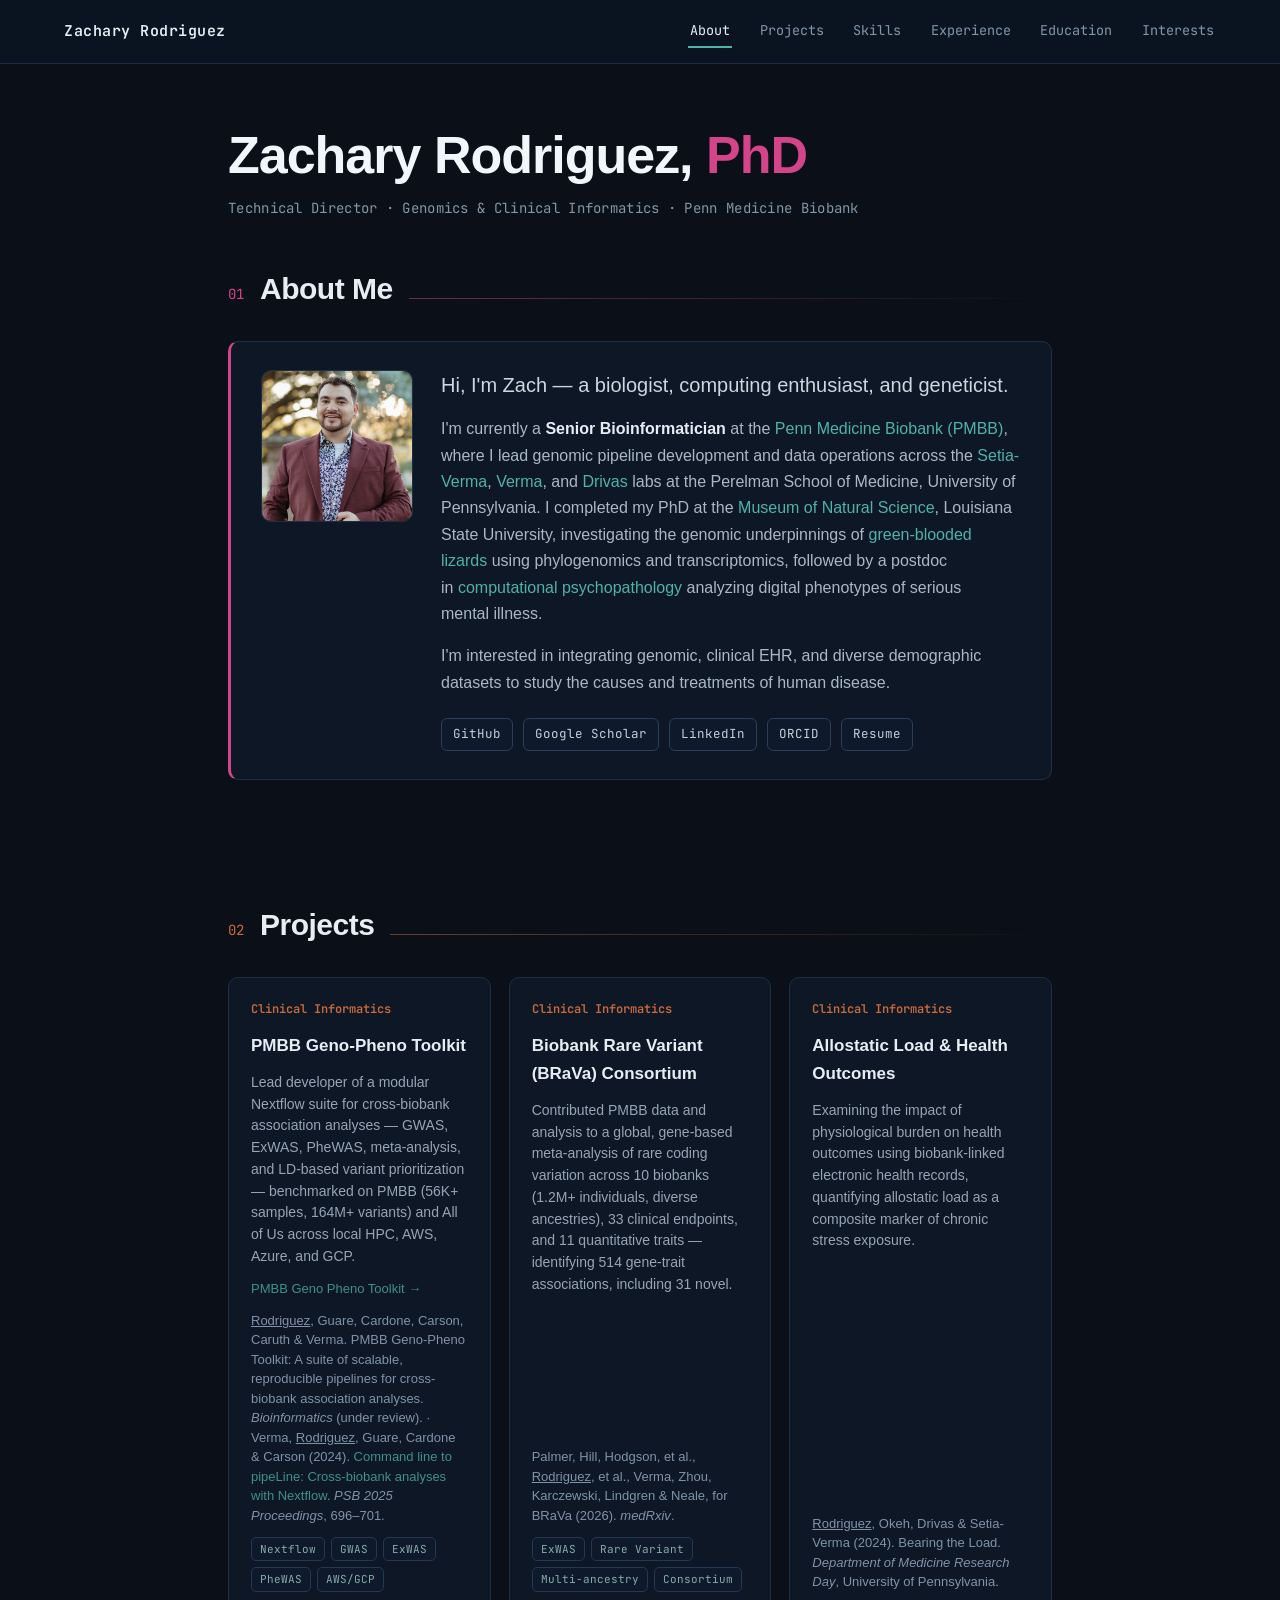
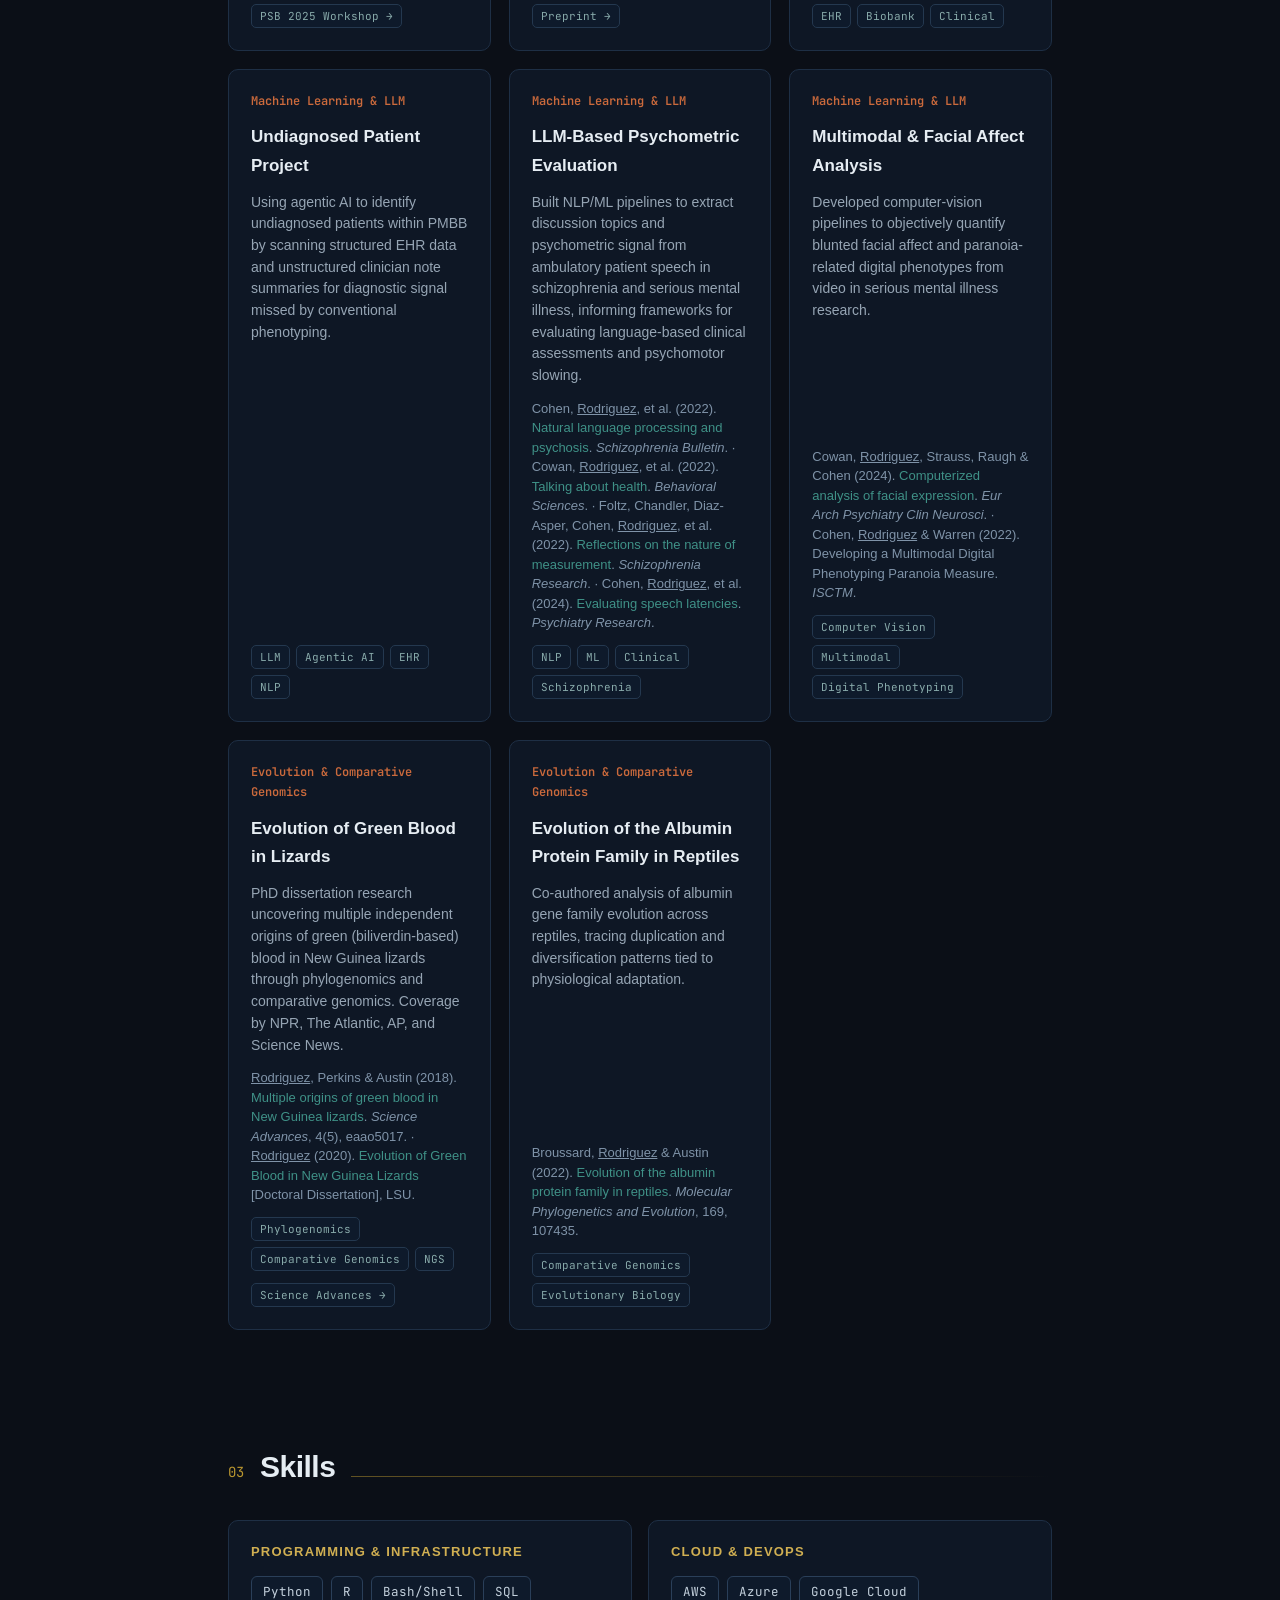
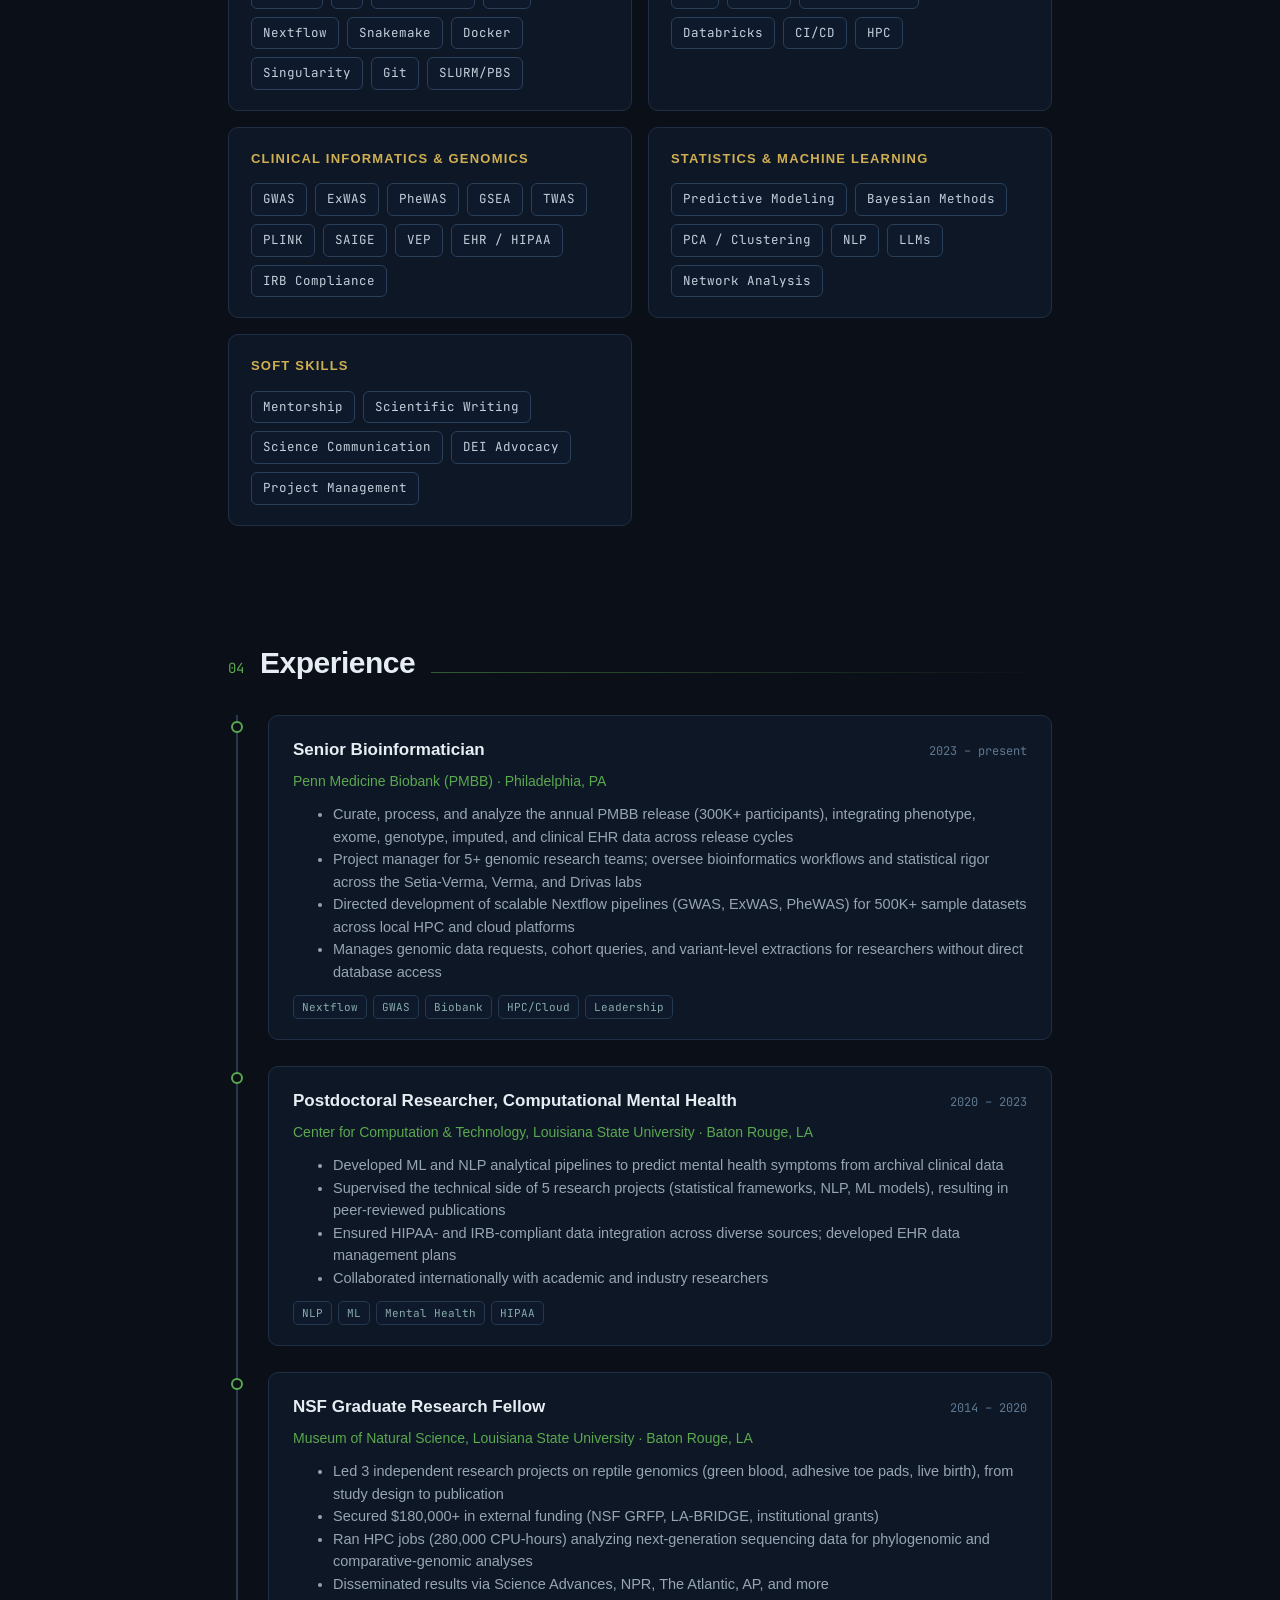
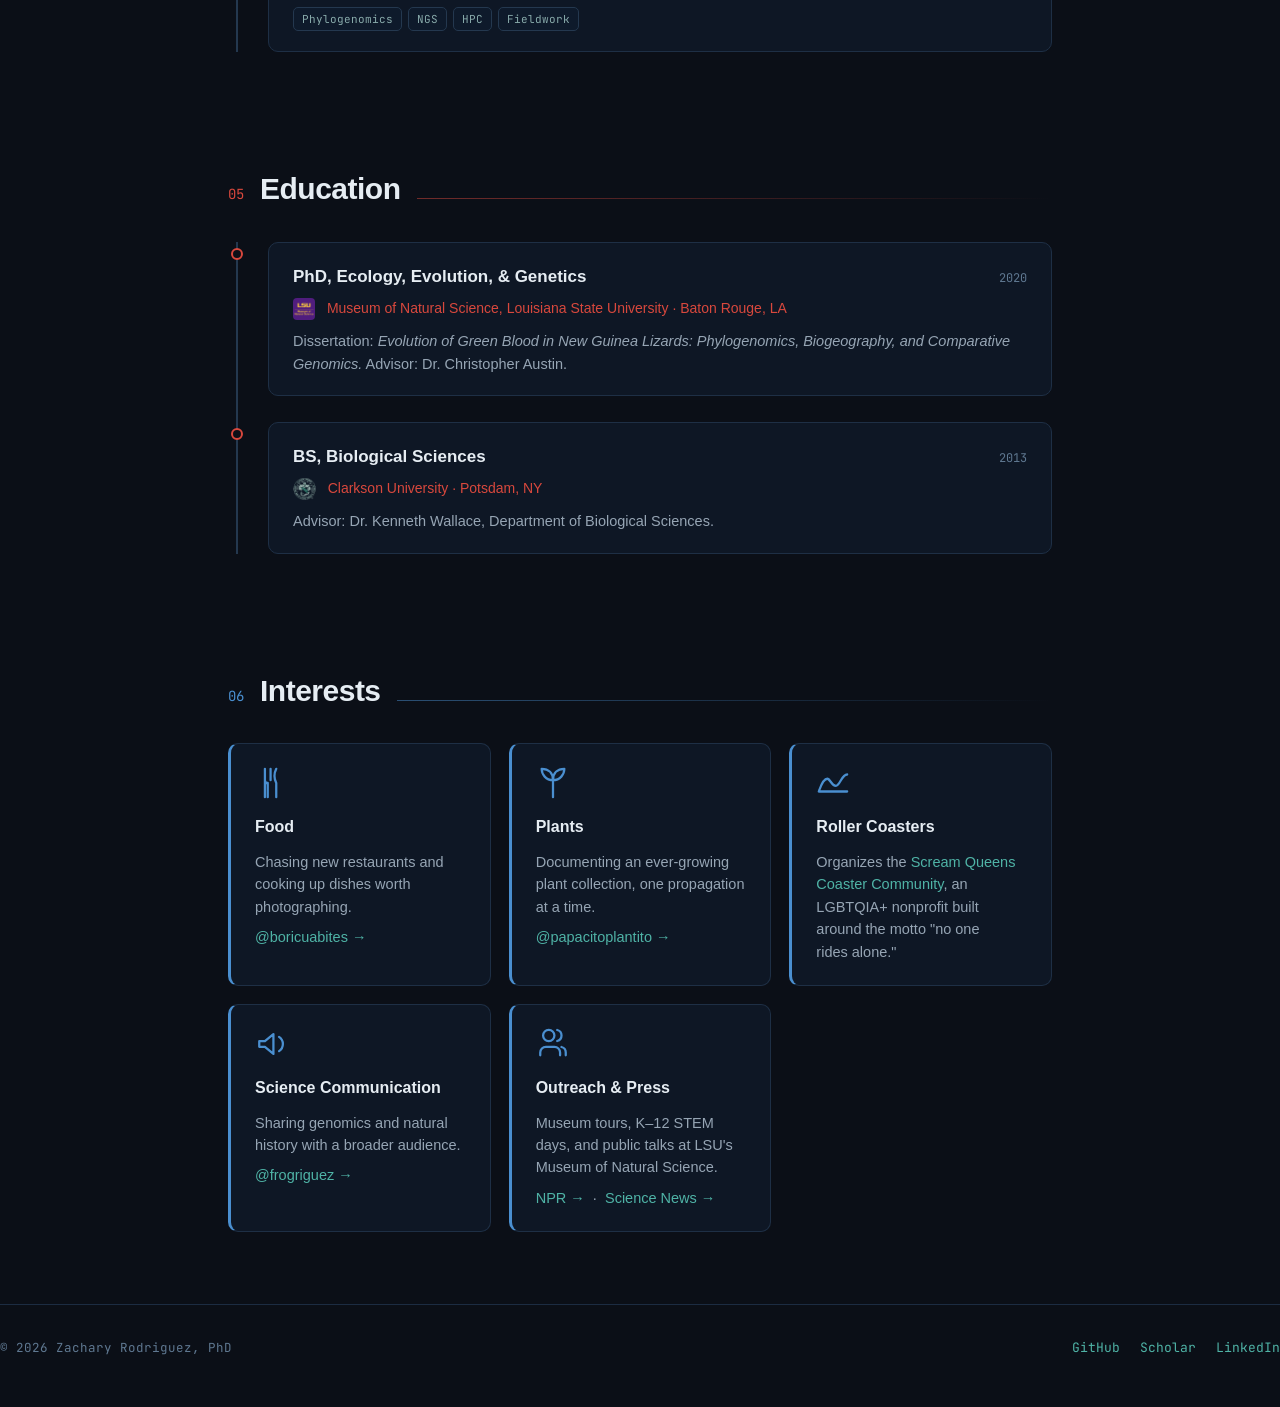
<file: index.html>
<!doctype html>
<html lang="en">
<head>
<meta charset="utf-8">
<meta name="viewport" content="width=device-width, initial-scale=1">
<title>Zachary Rodriguez, PhD | Senior Bioinformatician, Penn Medicine Biobank (PMBB) – Philadelphia, PA</title>
<meta name="description" content="Zachary Rodriguez, PhD — Senior Bioinformatician, Penn Medicine Biobank (PMBB), University of Pennsylvania, Philadelphia. Genomics &amp; clinical informatics.">
<link rel="canonical" href="https://zachrodriguez.me/">
<link rel="stylesheet" href="assets/css/styles.css">
<script type="application/ld+json">
{
  "@context": "https://schema.org",
  "@type": "Person",
  "name": "Zachary Rodriguez",
  "honorificSuffix": "PhD",
  "jobTitle": "Technical Director and Senior Bioinformatician",
  "url": "https://zachrodriguez.me/",
  "image": "https://zachrodriguez.me/assets/img/zbr-headshot2.jpg",
  "worksFor": {
    "@type": "Organization",
    "name": "Penn Medicine Biobank (PMBB)",
    "url": "https://pmbb.med.upenn.edu/"
  },
  "affiliation": {
    "@type": "CollegeOrUniversity",
    "name": "University of Pennsylvania"
  },
  "address": {
    "@type": "PostalAddress",
    "addressLocality": "Philadelphia",
    "addressRegion": "PA",
    "addressCountry": "US"
  },
  "sameAs": [
    "https://github.com/frogriguez",
    "https://frogriguez.github.io/",
    "https://scholar.google.com/citations?user=R0HlvQIAAAAJ",
    "https://orcid.org/0000-0002-4591-803X",
    "https://linkedin.com/in/zbrodriguez/",
    "https://www.instagram.com/frogriguez/"
  ]
}
</script>
</head>
<body>

<nav class="nav">
  <div class="nav__brand">Zachary Rodriguez</div>
  <button class="nav__toggle" id="navToggle" type="button" aria-label="Toggle navigation" aria-expanded="false" aria-controls="navLinks">
    <span></span><span></span><span></span>
  </button>
  <div class="nav__links" id="navLinks">
    <a class="nav__link" href="#about">About</a>
    <a class="nav__link" href="#projects">Projects</a>
    <a class="nav__link" href="#skills">Skills</a>
    <a class="nav__link" href="#experience">Experience</a>
    <a class="nav__link" href="#education">Education</a>
    <a class="nav__link" href="#interests">Interests</a>
  </div>
</nav>

<main class="main">

  <div class="header">
    <h1>Zachary Rodriguez, <span class="credential">PhD</span></h1>
    <p class="header__sub">Technical Director · Genomics &amp; Clinical Informatics · Penn Medicine Biobank</p>
  </div>

  <!-- ================= ABOUT ================= -->
  <section class="section section--first about" id="about" data-accent="about">
    <div class="section__head">
      <span class="section__num">01</span>
      <h2 class="section__title">About Me</h2>
      <span class="section__rule"></span>
    </div>

    <div class="box box--intro box--accent">
      <div class="about__grid">
        <img class="about__photo" src="assets/img/zbr-headshot2.jpg" alt="Portrait of Zachary Rodriguez">
        <div class="about__body">
          <p class="about__lead">Hi, I'm Zach — a biologist, computing enthusiast, and geneticist.</p>
          <p>
            I'm currently a <strong>Senior Bioinformatician</strong> at the
            <a href="https://pmbb.med.upenn.edu/" target="_blank" rel="noopener">Penn Medicine Biobank (PMBB)</a>, where
            I lead genomic pipeline development and data operations across the
            <a href="https://www.setia-vermalab.org/" target="_blank" rel="noopener">Setia-Verma</a>,
            <a href="https://scholar.google.com/citations?user=rFzVfIUAAAAJ&amp;hl=en" target="_blank" rel="noopener">Verma</a>, and
            <a href="https://drivaslab.org/" target="_blank" rel="noopener">Drivas</a> labs at the
            Perelman School of Medicine, University of Pennsylvania. I completed my PhD at the
            <a href="https://www.lsu.edu/mns/index.php" target="_blank" rel="noopener">Museum of Natural Science</a>,
            Louisiana State University, investigating the genomic underpinnings of
            <a href="https://www.science.org/doi/10.1126/sciadv.aao5017" target="_blank" rel="noopener">green-blooded lizards</a>
            using phylogenomics and transcriptomics, followed by a postdoc in
            <a href="https://faculty.lsu.edu/asap/" target="_blank" rel="noopener">computational psychopathology</a>
            analyzing digital phenotypes of serious mental illness.
          </p>
          <p>
            I'm interested in integrating genomic, clinical EHR, and diverse demographic datasets to study the causes
            and treatments of human disease.
          </p>

          <div class="about__links">
            <a class="chip" href="https://github.com/frogriguez" target="_blank" rel="noopener">GitHub</a>
            <a class="chip" href="https://scholar.google.com/citations?user=R0HlvQIAAAAJ" target="_blank" rel="noopener">Google Scholar</a>
            <a class="chip" href="https://linkedin.com/in/zbrodriguez/" target="_blank" rel="noopener">LinkedIn</a>
            <a class="chip" href="https://orcid.org/0000-0002-4591-803X" target="_blank" rel="noopener">ORCID</a>
            <a class="chip" href="assets/resume/resume.pdf" target="_blank" rel="noopener">Resume</a>
          </div>
        </div>
      </div>
    </div>
  </section>

  <!-- ================= PROJECTS ================= -->
  <section class="section projects" id="projects" data-accent="projects">
    <div class="section__head">
      <span class="section__num">02</span>
      <h2 class="section__title">Projects</h2>
      <span class="section__rule"></span>
    </div>

    <div class="grid-projects">

      <article class="card">
        <span class="card__tag">Clinical Informatics</span>
        <h3 class="card__title">PMBB Geno-Pheno Toolkit</h3>
        <p class="card__blurb">
          Lead developer of a modular Nextflow suite for cross-biobank association analyses — GWAS, ExWAS, PheWAS,
          meta-analysis, and LD-based variant prioritization — benchmarked on PMBB (56K+ samples, 164M+ variants)
          and All of Us across local HPC, AWS, Azure, and GCP.
        </p>
        <p class="card__cite">
          <a href="https://github.com/PMBB-Informatics-and-Genomics/pmbb-geno-pheno-toolkit" target="_blank" rel="noopener">PMBB Geno Pheno Toolkit →</a>
        </p>
        <p class="card__cite">
          <u>Rodriguez</u>, Guare, Cardone, Carson, Caruth &amp; Verma. PMBB Geno-Pheno Toolkit: A suite of scalable,
          reproducible pipelines for cross-biobank association analyses. <em>Bioinformatics</em> (under review).
          &middot; Verma, <u>Rodriguez</u>, Guare, Cardone &amp; Carson (2024).
          <a href="http://psb.stanford.edu/psb-online/proceedings/psb25/wkshop_commandline.pdf" target="_blank" rel="noopener">Command line to pipeLine: Cross-biobank analyses with Nextflow</a>.
          <em>PSB 2025 Proceedings</em>, 696–701.
        </p>
        <div class="card__stack">
          <span class="chip chip--sm">Nextflow</span>
          <span class="chip chip--sm">GWAS</span>
          <span class="chip chip--sm">ExWAS</span>
          <span class="chip chip--sm">PheWAS</span>
          <span class="chip chip--sm">AWS/GCP</span>
        </div>
        <div class="card__stack">
          <a class="chip chip--sm" href="https://github.com/PMBB-Informatics-and-Genomics/psb2025-workshop" target="_blank" rel="noopener">PSB 2025 Workshop →</a>
        </div>
      </article>

      <article class="card">
        <span class="card__tag">Clinical Informatics</span>
        <h3 class="card__title">Biobank Rare Variant (BRaVa) Consortium</h3>
        <p class="card__blurb">
          Contributed PMBB data and analysis to a global, gene-based meta-analysis of rare coding variation across
          10 biobanks (1.2M+ individuals, diverse ancestries), 33 clinical endpoints, and 11 quantitative traits —
          identifying 514 gene-trait associations, including 31 novel.
        </p>
        <p class="card__cite">
          Palmer, Hill, Hodgson, et al., <u>Rodriguez</u>, et al., Verma, Zhou, Karczewski, Lindgren &amp; Neale, for
          BRaVa (2026). <em>medRxiv</em>.
        </p>
        <div class="card__stack">
          <span class="chip chip--sm">ExWAS</span>
          <span class="chip chip--sm">Rare Variant</span>
          <span class="chip chip--sm">Multi-ancestry</span>
          <span class="chip chip--sm">Consortium</span>
        </div>
        <div class="card__stack">
          <a class="chip chip--sm" href="https://www.medrxiv.org/content/10.64898/2026.05.21.26353759v1" target="_blank" rel="noopener">Preprint →</a>
        </div>
      </article>

      <article class="card">
        <span class="card__tag">Clinical Informatics</span>
        <h3 class="card__title">Allostatic Load &amp; Health Outcomes</h3>
        <p class="card__blurb">
          Examining the impact of physiological burden on health outcomes using biobank-linked electronic health
          records, quantifying allostatic load as a composite marker of chronic stress exposure.
        </p>
        <p class="card__cite">
          <u>Rodriguez</u>, Okeh, Drivas &amp; Setia-Verma (2024). Bearing the Load. <em>Department of Medicine
          Research Day</em>, University of Pennsylvania.
        </p>
        <div class="card__stack">
          <span class="chip chip--sm">EHR</span>
          <span class="chip chip--sm">Biobank</span>
          <span class="chip chip--sm">Clinical</span>
        </div>
      </article>

      <article class="card">
        <span class="card__tag">Machine Learning &amp; LLM</span>
        <h3 class="card__title">Undiagnosed Patient Project</h3>
        <p class="card__blurb">
          Using agentic AI to identify undiagnosed patients within PMBB by scanning structured EHR data and
          unstructured clinician note summaries for diagnostic signal missed by conventional phenotyping.
        </p>
        <div class="card__stack">
          <span class="chip chip--sm">LLM</span>
          <span class="chip chip--sm">Agentic AI</span>
          <span class="chip chip--sm">EHR</span>
          <span class="chip chip--sm">NLP</span>
        </div>
      </article>

      <article class="card">
        <span class="card__tag">Machine Learning &amp; LLM</span>
        <h3 class="card__title">LLM-Based Psychometric Evaluation</h3>
        <p class="card__blurb">
          Built NLP/ML pipelines to extract discussion topics and psychometric signal from ambulatory patient speech
          in schizophrenia and serious mental illness, informing frameworks for evaluating language-based clinical
          assessments and psychomotor slowing.
        </p>
        <p class="card__cite">
          Cohen, <u>Rodriguez</u>, et al. (2022).
          <a href="https://doi.org/10.1093/schbul/sbac051" target="_blank" rel="noopener">Natural language processing and psychosis</a>.
          <em>Schizophrenia Bulletin</em>. &middot; Cowan, <u>Rodriguez</u>, et al. (2022).
          <a href="https://doi.org/10.3390/bs12080286" target="_blank" rel="noopener">Talking about health</a>.
          <em>Behavioral Sciences</em>. &middot; Foltz, Chandler, Diaz-Asper, Cohen, <u>Rodriguez</u>, et al. (2022).
          <a href="https://doi.org/10.1016/j.schres.2022.07.011" target="_blank" rel="noopener">Reflections on the nature of measurement</a>.
          <em>Schizophrenia Research</em>. &middot; Cohen, <u>Rodriguez</u>, et al. (2024).
          <a href="https://doi.org/10.1016/j.psychres.2024.116104" target="_blank" rel="noopener">Evaluating speech latencies</a>.
          <em>Psychiatry Research</em>.
        </p>
        <div class="card__stack">
          <span class="chip chip--sm">NLP</span>
          <span class="chip chip--sm">ML</span>
          <span class="chip chip--sm">Clinical</span>
          <span class="chip chip--sm">Schizophrenia</span>
        </div>
      </article>

      <article class="card">
        <span class="card__tag">Machine Learning &amp; LLM</span>
        <h3 class="card__title">Multimodal &amp; Facial Affect Analysis</h3>
        <p class="card__blurb">
          Developed computer-vision pipelines to objectively quantify blunted facial affect and paranoia-related
          digital phenotypes from video in serious mental illness research.
        </p>
        <p class="card__cite">
          Cowan, <u>Rodriguez</u>, Strauss, Raugh &amp; Cohen (2024).
          <a href="https://doi.org/10.1007/s00406-023-01696-6" target="_blank" rel="noopener">Computerized analysis of facial expression</a>.
          <em>Eur Arch Psychiatry Clin Neurosci</em>. &middot; Cohen, <u>Rodriguez</u> &amp; Warren (2022). Developing
          a Multimodal Digital Phenotyping Paranoia Measure. <em>ISCTM</em>.
        </p>
        <div class="card__stack">
          <span class="chip chip--sm">Computer Vision</span>
          <span class="chip chip--sm">Multimodal</span>
          <span class="chip chip--sm">Digital Phenotyping</span>
        </div>
      </article>

      <article class="card">
        <span class="card__tag">Evolution &amp; Comparative Genomics</span>
        <h3 class="card__title">Evolution of Green Blood in Lizards</h3>
        <p class="card__blurb">
          PhD dissertation research uncovering multiple independent origins of green (biliverdin-based) blood in
          New Guinea lizards through phylogenomics and comparative genomics. Coverage by NPR, The Atlantic, AP, and
          Science News.
        </p>
        <p class="card__cite">
          <u>Rodriguez</u>, Perkins &amp; Austin (2018).
          <a href="https://www.science.org/doi/10.1126/sciadv.aao5017" target="_blank" rel="noopener">Multiple origins of green blood in New Guinea lizards</a>.
          <em>Science Advances</em>, 4(5), eaao5017. &middot; <u>Rodriguez</u> (2020).
          <a href="https://repository.lsu.edu/gradschool_dissertations/5420/" target="_blank" rel="noopener">Evolution of Green Blood in New Guinea Lizards</a>
          [Doctoral Dissertation], LSU.
        </p>
        <div class="card__stack">
          <span class="chip chip--sm">Phylogenomics</span>
          <span class="chip chip--sm">Comparative Genomics</span>
          <span class="chip chip--sm">NGS</span>
        </div>
        <div class="card__stack">
          <a class="chip chip--sm" href="https://www.science.org/doi/10.1126/sciadv.aao5017" target="_blank" rel="noopener">Science Advances →</a>
        </div>
      </article>

      <article class="card">
        <span class="card__tag">Evolution &amp; Comparative Genomics</span>
        <h3 class="card__title">Evolution of the Albumin Protein Family in Reptiles</h3>
        <p class="card__blurb">
          Co-authored analysis of albumin gene family evolution across reptiles, tracing duplication and
          diversification patterns tied to physiological adaptation.
        </p>
        <p class="card__cite">
          Broussard, <u>Rodriguez</u> &amp; Austin (2022).
          <a href="https://doi.org/10.1016/j.ympev.2022.107435" target="_blank" rel="noopener">Evolution of the albumin protein family in reptiles</a>.
          <em>Molecular Phylogenetics and Evolution</em>, 169, 107435.
        </p>
        <div class="card__stack">
          <span class="chip chip--sm">Comparative Genomics</span>
          <span class="chip chip--sm">Evolutionary Biology</span>
        </div>
      </article>

    </div>
  </section>

  <!-- ================= SKILLS ================= -->
  <section class="section skills" id="skills" data-accent="skills">
    <div class="section__head">
      <span class="section__num">03</span>
      <h2 class="section__title">Skills</h2>
      <span class="section__rule"></span>
    </div>

    <div class="grid-skills">
      <div class="box skill-group">
        <h3 class="skill-group__name">Programming &amp; Infrastructure</h3>
        <div class="skill-group__tags">
          <span class="chip">Python</span>
          <span class="chip">R</span>
          <span class="chip">Bash/Shell</span>
          <span class="chip">SQL</span>
          <span class="chip">Nextflow</span>
          <span class="chip">Snakemake</span>
          <span class="chip">Docker</span>
          <span class="chip">Singularity</span>
          <span class="chip">Git</span>
          <span class="chip">SLURM/PBS</span>
        </div>
      </div>

      <div class="box skill-group">
        <h3 class="skill-group__name">Cloud &amp; DevOps</h3>
        <div class="skill-group__tags">
          <span class="chip">AWS</span>
          <span class="chip">Azure</span>
          <span class="chip">Google Cloud</span>
          <span class="chip">Databricks</span>
          <span class="chip">CI/CD</span>
          <span class="chip">HPC</span>
        </div>
      </div>

      <div class="box skill-group">
        <h3 class="skill-group__name">Clinical Informatics &amp; Genomics</h3>
        <div class="skill-group__tags">
          <span class="chip">GWAS</span>
          <span class="chip">ExWAS</span>
          <span class="chip">PheWAS</span>
          <span class="chip">GSEA</span>
          <span class="chip">TWAS</span>
          <span class="chip">PLINK</span>
          <span class="chip">SAIGE</span>
          <span class="chip">VEP</span>
          <span class="chip">EHR / HIPAA</span>
          <span class="chip">IRB Compliance</span>
        </div>
      </div>

      <div class="box skill-group">
        <h3 class="skill-group__name">Statistics &amp; Machine Learning</h3>
        <div class="skill-group__tags">
          <span class="chip">Predictive Modeling</span>
          <span class="chip">Bayesian Methods</span>
          <span class="chip">PCA / Clustering</span>
          <span class="chip">NLP</span>
          <span class="chip">LLMs</span>
          <span class="chip">Network Analysis</span>
        </div>
      </div>

      <div class="box skill-group">
        <h3 class="skill-group__name">Soft Skills</h3>
        <div class="skill-group__tags">
          <span class="chip">Mentorship</span>
          <span class="chip">Scientific Writing</span>
          <span class="chip">Science Communication</span>
          <span class="chip">DEI Advocacy</span>
          <span class="chip">Project Management</span>
        </div>
      </div>
    </div>
  </section>

  <!-- ================= EXPERIENCE ================= -->
  <section class="section experience" id="experience" data-accent="experience">
    <div class="section__head">
      <span class="section__num">04</span>
      <h2 class="section__title">Experience</h2>
      <span class="section__rule"></span>
    </div>

    <div class="timeline">
      <div class="timeline__item">
        <span class="timeline__dot"></span>
        <div class="box entry">
          <div class="entry__head">
            <h3 class="entry__title">Senior Bioinformatician</h3>
            <span class="entry__dates">2023 – present</span>
          </div>
          <div class="entry__org">Penn Medicine Biobank (PMBB) · Philadelphia, PA</div>
          <ul class="entry__blurb">
            <li>Curate, process, and analyze the annual PMBB release (300K+ participants), integrating phenotype,
              exome, genotype, imputed, and clinical EHR data across release cycles</li>
            <li>Project manager for 5+ genomic research teams; oversee bioinformatics workflows and statistical
              rigor across the Setia-Verma, Verma, and Drivas labs</li>
            <li>Directed development of scalable Nextflow pipelines (GWAS, ExWAS, PheWAS) for 500K+ sample datasets
              across local HPC and cloud platforms</li>
            <li>Manages genomic data requests, cohort queries, and variant-level extractions for researchers without
              direct database access</li>
          </ul>
          <div class="card__stack" style="margin-top:12px">
            <span class="chip chip--sm">Nextflow</span>
            <span class="chip chip--sm">GWAS</span>
            <span class="chip chip--sm">Biobank</span>
            <span class="chip chip--sm">HPC/Cloud</span>
            <span class="chip chip--sm">Leadership</span>
          </div>
        </div>
      </div>

      <div class="timeline__item">
        <span class="timeline__dot"></span>
        <div class="box entry">
          <div class="entry__head">
            <h3 class="entry__title">Postdoctoral Researcher, Computational Mental Health</h3>
            <span class="entry__dates">2020 – 2023</span>
          </div>
          <div class="entry__org">Center for Computation &amp; Technology, Louisiana State University · Baton Rouge, LA</div>
          <ul class="entry__blurb">
            <li>Developed ML and NLP analytical pipelines to predict mental health symptoms from archival clinical
              data</li>
            <li>Supervised the technical side of 5 research projects (statistical frameworks, NLP, ML models),
              resulting in peer-reviewed publications</li>
            <li>Ensured HIPAA- and IRB-compliant data integration across diverse sources; developed EHR data
              management plans</li>
            <li>Collaborated internationally with academic and industry researchers</li>
          </ul>
          <div class="card__stack" style="margin-top:12px">
            <span class="chip chip--sm">NLP</span>
            <span class="chip chip--sm">ML</span>
            <span class="chip chip--sm">Mental Health</span>
            <span class="chip chip--sm">HIPAA</span>
          </div>
        </div>
      </div>

      <div class="timeline__item">
        <span class="timeline__dot"></span>
        <div class="box entry">
          <div class="entry__head">
            <h3 class="entry__title">NSF Graduate Research Fellow</h3>
            <span class="entry__dates">2014 – 2020</span>
          </div>
          <div class="entry__org">Museum of Natural Science, Louisiana State University · Baton Rouge, LA</div>
          <ul class="entry__blurb">
            <li>Led 3 independent research projects on reptile genomics (green blood, adhesive toe pads, live
              birth), from study design to publication</li>
            <li>Secured $180,000+ in external funding (NSF GRFP, LA-BRIDGE, institutional grants)</li>
            <li>Ran HPC jobs (280,000 CPU-hours) analyzing next-generation sequencing data for phylogenomic and
              comparative-genomic analyses</li>
            <li>Disseminated results via Science Advances, NPR, The Atlantic, AP, and more</li>
          </ul>
          <div class="card__stack" style="margin-top:12px">
            <span class="chip chip--sm">Phylogenomics</span>
            <span class="chip chip--sm">NGS</span>
            <span class="chip chip--sm">HPC</span>
            <span class="chip chip--sm">Fieldwork</span>
          </div>
        </div>
      </div>
    </div>
  </section>

  <!-- ================= EDUCATION ================= -->
  <section class="section education" id="education" data-accent="education">
    <div class="section__head">
      <span class="section__num">05</span>
      <h2 class="section__title">Education</h2>
      <span class="section__rule"></span>
    </div>

    <div class="timeline">
      <div class="timeline__item">
        <span class="timeline__dot"></span>
        <div class="box entry">
          <div class="entry__head">
            <h3 class="entry__title">PhD, Ecology, Evolution, &amp; Genetics</h3>
            <span class="entry__dates">2020</span>
          </div>
          <div class="entry__org">
            <img src="assets/img/lsu-mns.png" alt="LSU Museum of Natural Science logo" style="height:22px;vertical-align:middle;margin-right:8px;border-radius:4px;">
            Museum of Natural Science, Louisiana State University · Baton Rouge, LA
          </div>
          <p class="entry__blurb">
            Dissertation: <em>Evolution of Green Blood in New Guinea Lizards: Phylogenomics, Biogeography, and
            Comparative Genomics.</em> Advisor: Dr. Christopher Austin.
          </p>
        </div>
      </div>

      <div class="timeline__item">
        <span class="timeline__dot"></span>
        <div class="box entry">
          <div class="entry__head">
            <h3 class="entry__title">BS, Biological Sciences</h3>
            <span class="entry__dates">2013</span>
          </div>
          <div class="entry__org">
            <img src="assets/img/clarkson-logo.png" alt="Clarkson University logo" style="height:22px;vertical-align:middle;margin-right:8px;border-radius:4px;">
            Clarkson University · Potsdam, NY
          </div>
          <p class="entry__blurb">Advisor: Dr. Kenneth Wallace, Department of Biological Sciences.</p>
        </div>
      </div>
    </div>
  </section>

  <!-- ================= INTERESTS ================= -->
  <section class="section section--last interests" id="interests" data-accent="interests">
    <div class="section__head">
      <span class="section__num">06</span>
      <h2 class="section__title">Interests</h2>
      <span class="section__rule"></span>
    </div>

    <div class="grid-interests">

      <div class="box box--accent interest">
        <div class="interest__icon" aria-hidden="true">
          <svg viewBox="0 0 24 24"><path stroke-width="1.6" stroke-linecap="round" stroke-linejoin="round" d="M7 2v8a2 2 0 0 0 2 2v10M7 2v20M11 2v8M15 2c-1.5 3-1.5 7 0 10v10"/></svg>
        </div>
        <h3>Food</h3>
        <p>Chasing new restaurants and cooking up dishes worth photographing.</p>
        <p><a href="https://www.instagram.com/boricuabites/" target="_blank" rel="noopener">@boricuabites →</a></p>
      </div>

      <div class="box box--accent interest">
        <div class="interest__icon" aria-hidden="true">
          <svg viewBox="0 0 24 24"><path stroke-width="1.6" stroke-linecap="round" stroke-linejoin="round" d="M12 22V10M12 10C7 10 4 6 4 2c5 0 8 3 8 8Zm0 0c0-5 3-8 8-8 0 4-3 8-8 8Z"/></svg>
        </div>
        <h3>Plants</h3>
        <p>Documenting an ever-growing plant collection, one propagation at a time.</p>
        <p><a href="https://www.instagram.com/papacitoplantito/" target="_blank" rel="noopener">@papacitoplantito →</a></p>
      </div>

      <div class="box box--accent interest">
        <div class="interest__icon" aria-hidden="true">
          <svg viewBox="0 0 24 24"><path stroke-width="1.6" stroke-linecap="round" stroke-linejoin="round" d="M2 18c2-6 4-9 6-9s3 5 6 5 4-8 8-8M2 18h20"/></svg>
        </div>
        <h3>Roller Coasters</h3>
        <p>
          Organizes the <a href="https://screamqueens.org/" target="_blank" rel="noopener">Scream Queens Coaster
          Community</a>, an LGBTQIA+ nonprofit built around the motto "no one rides alone."
        </p>
      </div>

      <div class="box box--accent interest">
        <div class="interest__icon" aria-hidden="true">
          <svg viewBox="0 0 24 24"><path stroke-width="1.6" stroke-linecap="round" stroke-linejoin="round" d="M3 10v4h4l6 5V5L7 10Zm14-3a6 6 0 0 1 0 10"/></svg>
        </div>
        <h3>Science Communication</h3>
        <p>Sharing genomics and natural history with a broader audience.</p>
        <p><a href="https://www.instagram.com/frogriguez/" target="_blank" rel="noopener">@frogriguez →</a></p>
      </div>

      <div class="box box--accent interest">
        <div class="interest__icon" aria-hidden="true">
          <svg viewBox="0 0 24 24"><path stroke-width="1.6" stroke-linecap="round" stroke-linejoin="round" d="M17 20v-2a4 4 0 0 0-4-4H7a4 4 0 0 0-4 4v2M9 10a4 4 0 1 0 0-8 4 4 0 0 0 0 8Zm12 10v-2a4 4 0 0 0-3-3.87M15 2.13a4 4 0 0 1 0 7.75"/></svg>
        </div>
        <h3>Outreach &amp; Press</h3>
        <p>Museum tours, K–12 STEM days, and public talks at LSU's Museum of Natural Science.</p>
        <p>
          <a href="https://www.npr.org/sections/health-shots/2018/05/16/611115055/why-do-some-lizards-have-green-blood" target="_blank" rel="noopener">NPR →</a>
          &nbsp;·&nbsp;
          <a href="https://www.sciencenews.org/article/green-blood-lizards-probably-evolved-four-times" target="_blank" rel="noopener">Science News →</a>
        </p>
      </div>

    </div>
  </section>

</main>

<footer class="footer">
  <span class="footer__copy">&copy; 2026 Zachary Rodriguez, PhD</span>
  <div class="footer__links">
    <a href="https://github.com/frogriguez" target="_blank" rel="noopener">GitHub</a>
    <a href="https://scholar.google.com/citations?user=R0HlvQIAAAAJ" target="_blank" rel="noopener">Scholar</a>
    <a href="https://linkedin.com/in/zbrodriguez/" target="_blank" rel="noopener">LinkedIn</a>
  </div>
</footer>

<script src="assets/js/main.js" defer></script>
</body>
</html>
</file>
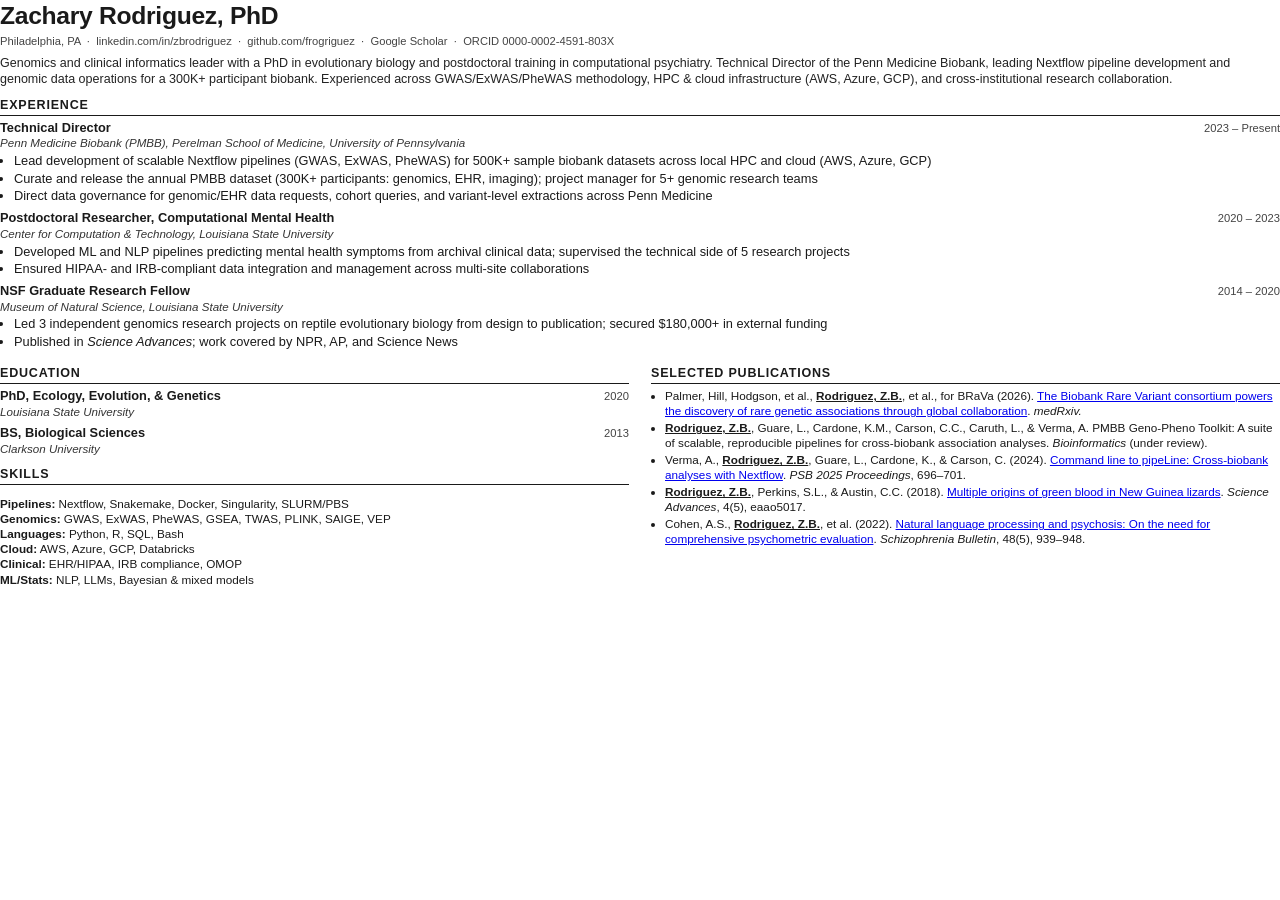
<file: assets/resume/resume.html>
<!doctype html>
<html lang="en">
<head>
<meta charset="utf-8">
<title>Zachary Rodriguez, PhD — Resume</title>
<style>
  @page { size: Letter; margin: 0.4in 0.6in; }
  * { box-sizing: border-box; }
  body {
    margin: 0; color: #1a1a1a; background: #fff;
    font-family: "Helvetica Neue", Arial, sans-serif;
    font-size: 9.6pt; line-height: 1.28;
  }
  header { margin-bottom: 6px; }
  h1 { margin: 0 0 2px; font-size: 18.5pt; font-weight: 700; letter-spacing: -.3px; }
  .contact { font-size: 8.4pt; color: #444; }
  .contact a { color: #444; text-decoration: none; }
  .summary { margin: 7px 0 10px; font-size: 9.4pt; color: #222; }
  h2 {
    margin: 9px 0 4px; font-size: 9.4pt; font-weight: 700; text-transform: uppercase;
    letter-spacing: .8px; border-bottom: 1.2px solid #1a1a1a; padding-bottom: 2px;
  }
  .entry { margin-bottom: 6px; }
  .entry__head { display: flex; justify-content: space-between; align-items: baseline; }
  .entry__title { font-weight: 700; font-size: 9.6pt; }
  .entry__dates { font-size: 8.4pt; color: #444; white-space: nowrap; }
  .entry__org { font-size: 8.7pt; color: #333; font-style: italic; margin-bottom: 2px; }
  ul { margin: 2px 0 0; padding-left: 14px; }
  li { margin-bottom: 1px; }
  .pubs { margin: 0; padding-left: 14px; }
  .pubs li { margin-bottom: 2px; font-size: 8.8pt; }
  .skills { font-size: 8.8pt; }
  .skills strong { font-weight: 700; }
  .two-col { display: flex; gap: 22px; }
  .two-col > div { flex: 1; }
</style>
</head>
<body>

<header>
  <h1>Zachary Rodriguez, PhD</h1>
  <div class="contact">
    Philadelphia, PA &nbsp;·&nbsp;
    <a href="https://linkedin.com/in/zbrodriguez/">linkedin.com/in/zbrodriguez</a> &nbsp;·&nbsp;
    <a href="https://github.com/frogriguez">github.com/frogriguez</a> &nbsp;·&nbsp;
    <a href="https://scholar.google.com/citations?user=R0HlvQIAAAAJ">Google Scholar</a> &nbsp;·&nbsp;
    <a href="https://orcid.org/0000-0002-4591-803X">ORCID 0000-0002-4591-803X</a>
  </div>
</header>

<p class="summary">
  Genomics and clinical informatics leader with a PhD in evolutionary biology and postdoctoral training in
  computational psychiatry. Technical Director of the Penn Medicine Biobank, leading Nextflow pipeline development
  and genomic data operations for a 300K+ participant biobank. Experienced across GWAS/ExWAS/PheWAS methodology,
  HPC &amp; cloud infrastructure (AWS, Azure, GCP), and cross-institutional research collaboration.
</p>

<h2>Experience</h2>

<div class="entry">
  <div class="entry__head">
    <span class="entry__title">Technical Director</span>
    <span class="entry__dates">2023 – Present</span>
  </div>
  <div class="entry__org">Penn Medicine Biobank (PMBB), Perelman School of Medicine, University of Pennsylvania</div>
  <ul>
    <li>Lead development of scalable Nextflow pipelines (GWAS, ExWAS, PheWAS) for 500K+ sample biobank datasets across local HPC and cloud (AWS, Azure, GCP)</li>
    <li>Curate and release the annual PMBB dataset (300K+ participants: genomics, EHR, imaging); project manager for 5+ genomic research teams</li>
    <li>Direct data governance for genomic/EHR data requests, cohort queries, and variant-level extractions across Penn Medicine</li>
  </ul>
</div>

<div class="entry">
  <div class="entry__head">
    <span class="entry__title">Postdoctoral Researcher, Computational Mental Health</span>
    <span class="entry__dates">2020 – 2023</span>
  </div>
  <div class="entry__org">Center for Computation &amp; Technology, Louisiana State University</div>
  <ul>
    <li>Developed ML and NLP pipelines predicting mental health symptoms from archival clinical data; supervised the technical side of 5 research projects</li>
    <li>Ensured HIPAA- and IRB-compliant data integration and management across multi-site collaborations</li>
  </ul>
</div>

<div class="entry">
  <div class="entry__head">
    <span class="entry__title">NSF Graduate Research Fellow</span>
    <span class="entry__dates">2014 – 2020</span>
  </div>
  <div class="entry__org">Museum of Natural Science, Louisiana State University</div>
  <ul>
    <li>Led 3 independent genomics research projects on reptile evolutionary biology from design to publication; secured $180,000+ in external funding</li>
    <li>Published in <em>Science Advances</em>; work covered by NPR, AP, and Science News</li>
  </ul>
</div>

<div class="two-col">
  <div>
    <h2>Education</h2>
    <div class="entry">
      <div class="entry__head"><span class="entry__title">PhD, Ecology, Evolution, &amp; Genetics</span><span class="entry__dates">2020</span></div>
      <div class="entry__org">Louisiana State University</div>
    </div>
    <div class="entry">
      <div class="entry__head"><span class="entry__title">BS, Biological Sciences</span><span class="entry__dates">2013</span></div>
      <div class="entry__org">Clarkson University</div>
    </div>

    <h2>Skills</h2>
    <p class="skills">
      <strong>Pipelines:</strong> Nextflow, Snakemake, Docker, Singularity, SLURM/PBS<br>
      <strong>Genomics:</strong> GWAS, ExWAS, PheWAS, GSEA, TWAS, PLINK, SAIGE, VEP<br>
      <strong>Languages:</strong> Python, R, SQL, Bash<br>
      <strong>Cloud:</strong> AWS, Azure, GCP, Databricks<br>
      <strong>Clinical:</strong> EHR/HIPAA, IRB compliance, OMOP<br>
      <strong>ML/Stats:</strong> NLP, LLMs, Bayesian &amp; mixed models
    </p>
  </div>
  <div>
    <h2>Selected Publications</h2>
    <ul class="pubs">
      <li>Palmer, Hill, Hodgson, et al., <strong><u>Rodriguez, Z.B.</u></strong>, et al., for BRaVa (2026). <a href="https://www.medrxiv.org/content/10.64898/2026.05.21.26353759v1">The Biobank Rare Variant consortium powers the discovery of rare genetic associations through global collaboration</a>. <em>medRxiv.</em></li>
      <li><strong><u>Rodriguez, Z.B.</u></strong>, Guare, L., Cardone, K.M., Carson, C.C., Caruth, L., &amp; Verma, A. PMBB Geno-Pheno Toolkit: A suite of scalable, reproducible pipelines for cross-biobank association analyses. <em>Bioinformatics</em> (under review).</li>
      <li>Verma, A., <strong><u>Rodriguez, Z.B.</u></strong>, Guare, L., Cardone, K., &amp; Carson, C. (2024). <a href="http://psb.stanford.edu/psb-online/proceedings/psb25/wkshop_commandline.pdf">Command line to pipeLine: Cross-biobank analyses with Nextflow</a>. <em>PSB 2025 Proceedings</em>, 696–701.</li>
      <li><strong><u>Rodriguez, Z.B.</u></strong>, Perkins, S.L., &amp; Austin, C.C. (2018). <a href="https://www.science.org/doi/10.1126/sciadv.aao5017">Multiple origins of green blood in New Guinea lizards</a>. <em>Science Advances</em>, 4(5), eaao5017.</li>
      <li>Cohen, A.S., <strong><u>Rodriguez, Z.B.</u></strong>, et al. (2022). <a href="https://doi.org/10.1093/schbul/sbac051">Natural language processing and psychosis: On the need for comprehensive psychometric evaluation</a>. <em>Schizophrenia Bulletin</em>, 48(5), 939–948.</li>
    </ul>
  </div>
</div>

</body>
</html>
</file>
<file: assets/css/styles.css>
/* ==========================================================================
   Portfolio — Zachary Rodriguez, PhD
   Dark near-black gray-blue theme, mono accents, one bold color per section.
   Companion to design.md. Link this, use the class names below, and set a
   `data-accent` on each <section> (about|projects|skills|experience|
   education|interests) to pick up its accent color automatically.
   ========================================================================== */

@import url('https://fonts.googleapis.com/css2?family=JetBrains+Mono:wght@400;500;600&display=swap');

:root {
  /* Background (default deep slate). Swap --bg to any option to retheme. */
  --bg:            #0b0f17;
  --bg-black:      #0a0d12;   /* darkest option */
  --bg-github:     #0d1117;
  --bg-gunmetal:   #10141b;
  --bg-navy:       #0e1a2b;   /* original blue */

  /* Surfaces */
  --panel:         rgba(18, 33, 52, 0.50);
  --chip-bg:       #0e1a2b;
  --border:        #1e2f45;
  --border-chip:   #2a3f59;
  --rule:          #24384f;
  --nav-bg:        rgba(11, 22, 36, 0.88);
  --nav-border:    #1c2c42;

  /* Text */
  --text:          #aab8c5;
  --text-strong:   #e6edf3;
  --text-bright:   #f2f6fa;
  --text-muted:    #96a5b4;
  --text-dim:      #8296a9;
  --text-faint:    #5f7891;

  /* Links */
  --link:          #4fb3a6;
  --link-hover:    #7fd0c6;

  /* Section accents */
  --accent-about:      #d3448a;
  --accent-projects:   #cb6a3c;
  --accent-skills:     #b9962f;
  --accent-skills-lt:  #d0af52;
  --accent-experience: #5aa84f;
  --accent-education:  #d8483d;
  --accent-interests:  #4a8fd0;

  /* Fonts */
  --sans: "Helvetica Neue", Arial, system-ui, sans-serif;
  --mono: "JetBrains Mono", monospace;

  /* Geometry */
  --radius:      10px;
  --radius-chip: 6px;
  --maxw:        920px;
  --nav-h:       64px;
}

* { box-sizing: border-box; }

html { scroll-behavior: smooth; }

body {
  margin: 0;
  background: var(--bg);
  color: var(--text);
  font-family: var(--sans);
  font-size: 16px;
  line-height: 1.65;
  -webkit-font-smoothing: antialiased;
}

::selection { background: rgba(42, 161, 152, 0.35); }

a { color: var(--link); text-decoration: none; transition: color .15s ease; }
a:hover { color: var(--link-hover); }

/* Per-section accent: set data-accent on each <section> --------------------- */
[data-accent="about"]      { --accent: var(--accent-about); }
[data-accent="projects"]   { --accent: var(--accent-projects); }
[data-accent="skills"]     { --accent: var(--accent-skills); }
[data-accent="experience"] { --accent: var(--accent-experience); }
[data-accent="education"]  { --accent: var(--accent-education); }
[data-accent="interests"]  { --accent: var(--accent-interests); }

/* Navbar -------------------------------------------------------------------- */
.nav {
  position: sticky; top: 0; z-index: 50;
  display: flex; align-items: center; justify-content: space-between;
  gap: 24px;
  height: var(--nav-h);
  padding: 0 clamp(24px, 5vw, 72px);
  background: var(--nav-bg);
  backdrop-filter: blur(10px);
  border-bottom: 1px solid var(--nav-border);
}
.nav__brand {
  font-family: var(--mono); font-size: 15px; font-weight: 600;
  color: var(--text-strong); letter-spacing: .5px;
}
.nav__brand .tilde { color: var(--accent-projects); }
.nav__brand .dim   { color: #7a94ab; }
.nav__links { display: flex; gap: clamp(10px, 2vw, 30px); align-items: center; }
.nav__link {
  font-family: var(--mono); font-size: 13.5px;
  padding: 4px 2px;
  color: var(--text-dim);
  border-bottom: 2px solid transparent;
  transition: color .15s ease, border-color .15s ease;
}
.nav__link:hover { color: var(--text-strong); }
.nav__link.is-active { color: var(--text-strong); border-bottom-color: var(--accent, var(--link)); }

/* Mobile nav toggle (hamburger) ---------------------------------------------- */
.nav__toggle {
  display: none;
  flex-direction: column; justify-content: center; align-items: center; gap: 5px;
  width: 32px; height: 32px;
  background: transparent; border: none; padding: 0; cursor: pointer;
  flex-shrink: 0;
}
.nav__toggle span {
  display: block; width: 100%; height: 2px; border-radius: 2px;
  background: var(--text-strong);
  transition: transform .2s ease, opacity .2s ease;
}
.nav__toggle.is-open span:nth-child(1) { transform: translateY(7px) rotate(45deg); }
.nav__toggle.is-open span:nth-child(2) { opacity: 0; }
.nav__toggle.is-open span:nth-child(3) { transform: translateY(-7px) rotate(-45deg); }

@media (max-width: 720px) {
  .nav__toggle { display: flex; }
  .nav__links {
    position: fixed; top: var(--nav-h); left: 0; right: 0;
    flex-direction: column; align-items: stretch; gap: 0;
    background: var(--nav-bg); backdrop-filter: blur(10px);
    border-bottom: 1px solid var(--nav-border);
    max-height: 0; overflow: hidden;
    transition: max-height .25s ease;
  }
  .nav__links.is-open { max-height: 70vh; overflow-y: auto; }
  .nav__link {
    padding: 16px clamp(24px, 5vw, 72px);
    border-bottom: 1px solid var(--nav-border);
    border-left: 3px solid transparent;
  }
  .nav__link.is-active { border-bottom-color: var(--nav-border); border-left-color: var(--accent, var(--link)); }
}

/* Layout -------------------------------------------------------------------- */
.main { max-width: var(--maxw); margin: 0 auto; padding: 0 clamp(24px, 5vw, 48px); }

/* Name header */
.header { padding: 64px 0 8px; }
.header h1 {
  margin: 0; font-size: clamp(34px, 6vw, 52px); font-weight: 700;
  color: var(--text-bright); letter-spacing: -1px; line-height: 1.05;
}
.header h1 .credential { color: var(--accent-about); }
.header__sub {
  margin: 14px 0 0; font-family: var(--mono); font-size: 14px;
  color: var(--text-dim); letter-spacing: .3px;
}

/* Section -------------------------------------------------------------------- */
.section { scroll-margin-top: 88px; padding: 56px 0; }
.section--first { padding: 36px 0 64px; }
.section--last  { padding: 56px 0 72px; }

.section__head { display: flex; align-items: baseline; gap: 16px; margin-bottom: 28px; }
.section__num  { font-family: var(--mono); font-size: 14px; color: var(--accent); }
.section__title { margin: 0; font-size: 30px; font-weight: 700; color: var(--text-strong); letter-spacing: -.5px; }
.section__rule { flex: 1; height: 1px; opacity: .5; background: linear-gradient(90deg, var(--accent), transparent); }

/* Box / panel ---------------------------------------------------------------- */
.box {
  border: 1px solid var(--border);
  border-radius: var(--radius);
  background: var(--panel);
  padding: 22px;
}
.box--accent { border-left: 3px solid var(--accent); }
.box--intro  { padding: 28px 30px; }

/* About */
.about__lead { margin: 0 0 16px; font-size: 20px; line-height: 1.5; color: #cdd7e0; }
.about p { text-wrap: pretty; }
.about p:last-child { margin-bottom: 0; }
strong { color: var(--text-strong); font-weight: 600; }

.about__grid { display: flex; gap: 28px; align-items: flex-start; flex-wrap: wrap; }
.about__photo {
  width: 152px; height: 152px; border-radius: var(--radius);
  object-fit: cover; object-position: 50% 20%;
  border: 1px solid var(--border); flex-shrink: 0;
}
.about__body { flex: 1; min-width: 240px; }
.about__links { display: flex; flex-wrap: wrap; gap: 10px; margin-top: 22px; }
.about__links .chip { display: inline-flex; align-items: center; }
.about__links a.chip:hover { border-color: var(--accent); color: var(--text-strong); }

@media (max-width: 520px) {
  .about__grid { flex-direction: column; align-items: center; text-align: center; }
}

/* Projects ------------------------------------------------------------------- */
.grid-projects { display: grid; grid-template-columns: repeat(auto-fill, minmax(240px, 1fr)); gap: 18px; }
.card {
  display: flex; flex-direction: column; gap: 12px;
  padding: 22px;
  border: 1px solid var(--border);
  border-radius: var(--radius);
  background: var(--panel);
  transition: border-color .15s ease, transform .15s ease;
}
.card:hover { border-color: var(--accent); transform: translateY(-2px); }
.card__tag { font-family: var(--mono); font-size: 12px; font-weight: 600; color: var(--accent); }
.card__title { margin: 0; font-size: 17px; font-weight: 600; color: var(--text-strong); }
.card__blurb { margin: 0; font-size: 14px; line-height: 1.55; color: var(--text-muted); flex: 1; }
.card__cite { margin: 0; font-size: 13px; line-height: 1.5; color: #7f93a8; }
.card__cite a { color: #3f9187; }
.card__cite a:hover { color: var(--link-hover); }
.card__stack { display: flex; flex-wrap: wrap; gap: 6px; }

/* Chips ---------------------------------------------------------------------- */
.chip {
  font-family: var(--mono); font-size: 12.5px;
  color: #c3d0dc;
  background: var(--chip-bg);
  border: 1px solid var(--border-chip);
  border-radius: var(--radius-chip);
  padding: 5px 11px;
}
.chip--sm { font-size: 11px; padding: 2px 8px; border-radius: 5px; color: #8aa; border-color: var(--rule); }

/* Skills --------------------------------------------------------------------- */
.grid-skills { display: grid; grid-template-columns: repeat(auto-fill, minmax(300px, 1fr)); gap: 16px; }
.skill-group { padding: 20px 22px; }
.skill-group__name {
  margin: 0 0 14px; font-size: 13px; font-weight: 600;
  text-transform: uppercase; letter-spacing: 1.2px; color: var(--accent-skills-lt);
}
.skill-group__tags { display: flex; flex-wrap: wrap; gap: 8px; }

/* Timeline (Experience / Education) ----------------------------------------- */
.timeline { border-left: 2px solid var(--rule); margin-left: 8px; display: flex; flex-direction: column; gap: 26px; }
.timeline__item { position: relative; padding-left: 30px; }
.timeline__dot {
  position: absolute; left: -7px; top: 6px;
  width: 12px; height: 12px; border-radius: 50%;
  background: var(--bg); border: 2px solid var(--accent);
}
.entry { padding: 20px 24px; }
.entry__head { display: flex; flex-wrap: wrap; justify-content: space-between; align-items: baseline; gap: 8px; margin-bottom: 6px; }
.entry__title { margin: 0; font-size: 17px; font-weight: 600; color: var(--text-strong); }
.entry__dates { font-family: var(--mono); font-size: 12px; color: var(--text-faint); }
.entry__org { font-size: 14px; color: var(--accent); margin-bottom: 10px; }
.entry__blurb { margin: 0; font-size: 14.5px; line-height: 1.55; color: var(--text-muted); text-wrap: pretty; }

/* Interests ------------------------------------------------------------------ */
.grid-interests { display: grid; grid-template-columns: repeat(auto-fit, minmax(240px, 1fr)); gap: 18px; }
.interest { padding: 22px 24px; }
.interest__icon { width: 34px; height: 34px; margin-bottom: 14px; color: var(--accent); }
.interest__icon svg { width: 100%; height: 100%; stroke: currentColor; fill: none; }
.interest h3 { margin: 0 0 10px; font-size: 16px; font-weight: 600; color: var(--text-strong); }
.interest p { margin: 0; font-size: 14.5px; line-height: 1.55; color: var(--text-muted); text-wrap: pretty; }
.interest p + p { margin-top: 8px; }

/* Footer --------------------------------------------------------------------- */
.footer {
  border-top: 1px solid var(--nav-border);
  padding: 32px 0 48px;
  display: flex; flex-wrap: wrap; align-items: center; justify-content: space-between; gap: 16px;
}
.footer__copy { font-family: var(--mono); font-size: 12.5px; color: var(--text-faint); }
.footer__links { display: flex; gap: 20px; }
.footer__links a { font-family: var(--mono); font-size: 13px; }

/* Scrollbar ------------------------------------------------------------------ */
::-webkit-scrollbar { width: 10px; }
::-webkit-scrollbar-track { background: #0c1826; }
::-webkit-scrollbar-thumb { background: var(--rule); border-radius: 6px; }
::-webkit-scrollbar-thumb:hover { background: #33506f; }
</file>
